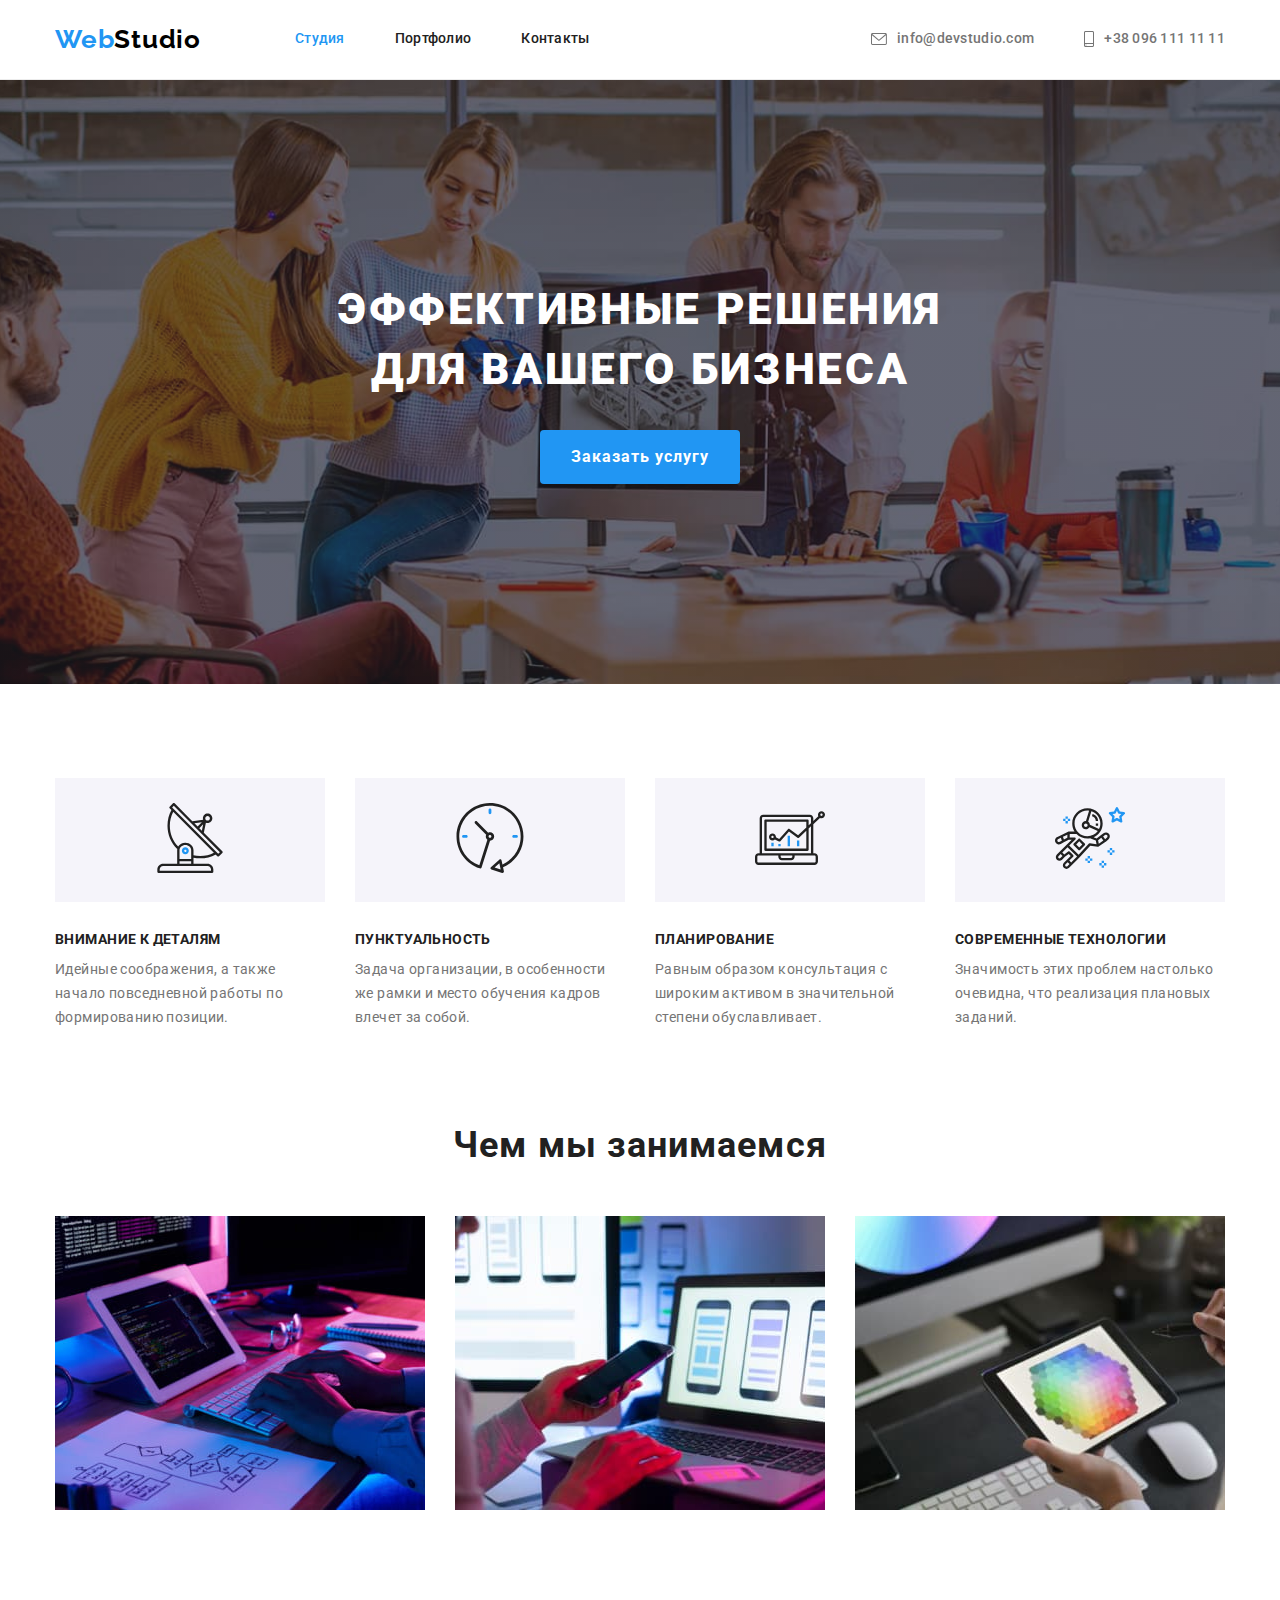
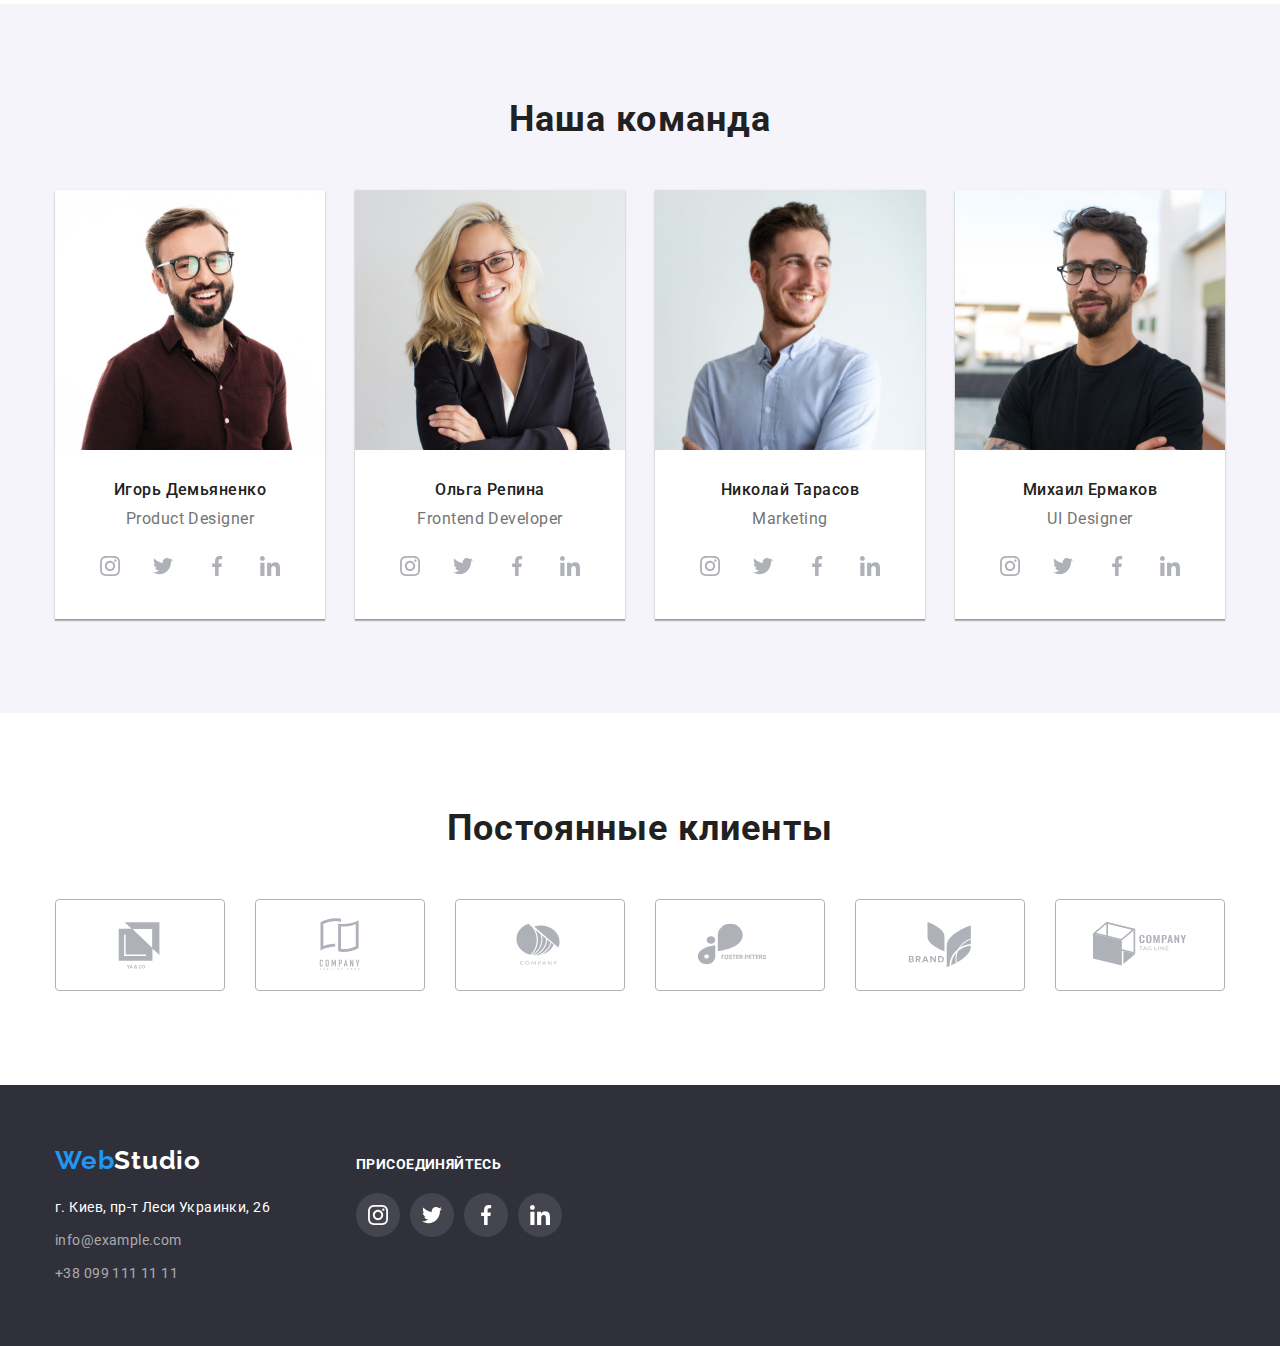
<file: index.html>
<!DOCTYPE html>
<html lang="ru">
  <head>
    <meta charset="UTF-8" />
    <meta http-equiv="X-UA-Compatible" content="IE=edge" />
    <meta name="viewport" content="width=device-width, initial-scale=1.0" />
    <title>Studio-Main</title>
    <!-- Google Fonts -->
    <link rel="preconnect" href="https://fonts.googleapis.com" />
    <link rel="preconnect" href="https://fonts.gstatic.com" crossorigin />
    <link
      href="https://fonts.googleapis.com/css2?family=Raleway:wght@700&family=Roboto:wght@400;500;700;900&display=swap"
      rel="stylesheet"
    />
    <!-- Modern Normalize -->
    <link
      rel="stylesheet"
      href="https://cdn.jsdelivr.net/npm/modern-normalize@1.1.0/modern-normalize.min.css"
    />
    <!-- Style css -->
    <link rel="stylesheet" href="./css/style.css" />
  </head>

  <body class="main-body">
    <!-- ===HEADER=== -->
    <header class="header">
      <div class="hdr-container container">
        <a id="WebStudio" href="#WebStudio" lang="en" class="logo link">
          Web<span class="h-logo-s">Studio</span>
        </a>
        <nav class="navigation">
          <ul class="nav-list hdr-container list">
            <li class="nav-list-item">
              <a class="nav-list-link current link" href="./index.html"
                >Студия</a
              >
            </li>
            <li class="nav-list-item">
              <a class="nav-list-link link" href="./portfolio.html"
                >Портфолио</a
              >
            </li>
            <li class="nav-list-item">
              <a class="nav-list-link link" href="./contacts.html">Контакты</a>
            </li>
          </ul>
        </nav>
        <ul class="header-contacts hdr-container list">
          <li class="header-contacts-list">
            <a class="contacts-list-link link" href="mailto:info@devstudio.com">
              <svg class="header-icon" width="16" height="12">
                <use href="./images/icons.svg#envelope"></use>
              </svg>
              info@devstudio.com
            </a>
          </li>
          <li class="header-contacts-list">
            <a class="contacts-list-link link" href="tel:+380961111111">
              <svg class="header-icon" width="10" height="16">
                <use href="./images/icons.svg#smartphone"></use>
              </svg>
              +38 096 111 11 11
            </a>
          </li>
        </ul>
      </div>
    </header>

    <!-- ===MAIN=== -->
    <main class="main">
      <!-- MAIN - SECTION-1 "hero" -->
      <section class="hero">
        <h1 class="hero-title">
          Эффективные решения <br />
          для вашего бизнеса
        </h1>
        <button class="hero-btn" type="button">Заказать услугу</button>
      </section>

      <!-- MAIN - SECTION-2 "activity" (DIV-1, DIV-2) -->
      <section class="activity section">
        <!--Характерные черты компании-->
        <!-- DIV-1 - "description" -->
        <div class="description container">
          <h2 class="desc-title visually-hidden">Преимущества</h2>
          <ul class="desc-list list">
            <li class="desc-list-item">
              <div class="desc-wrapper-icon">
                <svg class="desc-icon">
                  <use href="./images/icons.svg#antenna"></use>
                </svg>
              </div>
              <h3 class="desc-item-title">Внимание к деталям</h3>
              <p class="desc-item-text">
                Идейные соображения, а также начало повседневной работы по
                формированию позиции.
              </p>
            </li>
            <li class="desc-list-item">
              <div class="desc-wrapper-icon">
                <svg class="desc-icon">
                  <use href="./images/icons.svg#clock"></use>
                </svg>
              </div>
              <h3 class="desc-item-title">Пунктуальность</h3>
              <p class="desc-item-text">
                Задача организации, в особенности же рамки и место обучения
                кадров влечет за собой.
              </p>
            </li>
            <li class="desc-list-item">
              <div class="desc-wrapper-icon">
                <svg class="desc-icon">
                  <use href="./images/icons.svg#diagram"></use>
                </svg>
              </div>
              <h3 class="desc-item-title">Планирование</h3>
              <p class="desc-item-text">
                Равным образом консультация с широким активом в значительной
                степени обуславливает.
              </p>
            </li>
            <li class="desc-list-item">
              <div class="desc-wrapper-icon">
                <svg class="desc-icon">
                  <use href="./images/icons.svg#astronaut"></use>
                </svg>
              </div>
              <h3 class="desc-item-title">Современные технологии</h3>
              <p class="desc-item-text">
                Значимость этих проблем настолько очевидна, что реализация
                плановых заданий.
              </p>
            </li>
          </ul>
        </div>

        <!-- DIV-2 - "workspace" -->
        <div class="workspace container">
          <h2 class="workspace-title">Чем мы занимаемся</h2>
          <ul class="work-title-list list">
            <li class="work-list-item">
              <img
                class="work-item-img"
                src="./images/what-we-doing/box-1.jpg"
                alt="what-we-doing"
                width="370"
                height="294"
              />
            </li>
            <li class="work-list-item">
              <img
                class="work-item-img"
                src="./images/what-we-doing/box-2.jpg"
                alt="what-we-doing"
                width="370"
                height="294"
              />
            </li>
            <li class="work-list-item">
              <img
                class="work-item-img"
                src="./images/what-we-doing/box-3.jpg"
                alt="what-we-doing"
                width="370"
                height="294"
              />
            </li>
          </ul>
        </div>
      </section>

      <!-- MAIN - SECTION-3 "staff" -->
      <section class="staff section">
        <div class="staff-wrapper container">
          <h2 class="staff-title">Наша команда</h2>
          <ul class="staff-list list">
            <li class="staff-list-person">
              <img
                class="staff-person-foto"
                src="./images/our-team/1-igor.jpg"
                alt="Игорь Демьяненко"
                width="270"
                height="260"
              />
              <div class="staff-person-wrapper">
                <h3 class="staff-person-name">Игорь Демьяненко</h3>
                <p lang="en" class="staff-person-position">Product Designer</p>
                <ul class="staff-person-list">
                  <li class="staff-list-item list">
                    <a class="staff-list-link link" href="">
                      <svg class="staff-icon" width="20" height="20">
                        <use href="./images/icons.svg#instagram"></use>
                      </svg>
                    </a>
                  </li>
                  <li class="staff-list-item list">
                    <a class="staff-list-link link" href="">
                      <svg class="staff-icon" width="20" height="20">
                        <use href="./images/icons.svg#twitter"></use>
                      </svg>
                    </a>
                  </li>
                  <li class="staff-list-item list">
                    <a class="staff-list-link link" href="">
                      <svg class="staff-icon" width="20" height="20">
                        <use href="./images/icons.svg#facebook"></use>
                      </svg>
                    </a>
                  </li>
                  <li class="staff-list-item list">
                    <a class="staff-list-link link" href="">
                      <svg class="staff-icon" width="20" height="20">
                        <use href="./images/icons.svg#linkedin"></use>
                      </svg>
                    </a>
                  </li>
                </ul>
              </div>
            </li>
            <li class="staff-list-person">
              <img
                class="staff-person-foto"
                src="./images/our-team/2-olga.jpg"
                alt="Ольга Репина"
                width="270"
                height="260"
              />
              <div class="staff-person-wrapper">
                <h3 class="staff-person-name">Ольга Репина</h3>
                <p lang="en" class="staff-person-position">
                  Frontend Developer
                </p>
                <ul class="staff-person-list">
                  <li class="staff-list-item list">
                    <a class="staff-list-link link" href="">
                      <svg class="staff-icon" width="20" height="20">
                        <use href="./images/icons.svg#instagram"></use>
                      </svg>
                    </a>
                  </li>
                  <li class="staff-list-item list">
                    <a class="staff-list-link link" href="">
                      <svg class="staff-icon" width="20" height="20">
                        <use href="./images/icons.svg#twitter"></use>
                      </svg>
                    </a>
                  </li>
                  <li class="staff-list-item list">
                    <a class="staff-list-link link" href="">
                      <svg class="staff-icon" width="20" height="20">
                        <use href="./images/icons.svg#facebook"></use>
                      </svg>
                    </a>
                  </li>
                  <li class="staff-list-item list">
                    <a class="staff-list-link link" href="">
                      <svg class="staff-icon" width="20" height="20">
                        <use href="./images/icons.svg#linkedin"></use>
                      </svg>
                    </a>
                  </li>
                </ul>
              </div>
            </li>
            <li class="staff-list-person">
              <img
                class="staff-person-foto"
                src="./images/our-team/3-nikolai.jpg"
                alt="Николай Тарасов"
                width="270"
                height="260"
              />
              <div class="staff-person-wrapper">
                <h3 class="staff-person-name">Николай Тарасов</h3>
                <p lang="en" class="staff-person-position">Marketing</p>
                <ul class="staff-person-list">
                  <li class="staff-list-item list">
                    <a class="staff-list-link link" href="">
                      <svg class="staff-icon" width="20" height="20">
                        <use href="./images/icons.svg#instagram"></use>
                      </svg>
                    </a>
                  </li>
                  <li class="staff-list-item list">
                    <a class="staff-list-link link" href="">
                      <svg class="staff-icon" width="20" height="20">
                        <use href="./images/icons.svg#twitter"></use>
                      </svg>
                    </a>
                  </li>
                  <li class="staff-list-item list">
                    <a class="staff-list-link link" href="">
                      <svg class="staff-icon" width="20" height="20">
                        <use href="./images/icons.svg#facebook"></use>
                      </svg>
                    </a>
                  </li>
                  <li class="staff-list-item list">
                    <a class="staff-list-link link" href="">
                      <svg class="staff-icon" width="20" height="20">
                        <use href="./images/icons.svg#linkedin"></use>
                      </svg>
                    </a>
                  </li>
                </ul>
              </div>
            </li>
            <li class="staff-list-person">
              <img
                class="staff-person-foto"
                src="./images/our-team/4-michael.jpg"
                alt="Михаил Ермаков"
                width="270"
                height="260"
              />
              <div class="staff-person-wrapper">
                <h3 class="staff-person-name">Михаил Ермаков</h3>
                <p lang="en" class="staff-person-position">UI Designer</p>
                <ul class="staff-person-list">
                  <li class="staff-list-item list">
                    <a class="staff-list-link link" href="">
                      <svg class="staff-icon" width="20" height="20">
                        <use href="./images/icons.svg#instagram"></use>
                      </svg>
                    </a>
                  </li>
                  <li class="staff-list-item list">
                    <a class="staff-list-link link" href="">
                      <svg class="staff-icon" width="20" height="20">
                        <use href="./images/icons.svg#twitter"></use>
                      </svg>
                    </a>
                  </li>
                  <li class="staff-list-item list">
                    <a class="staff-list-link link" href="">
                      <svg class="staff-icon" width="20" height="20">
                        <use href="./images/icons.svg#facebook"></use>
                      </svg>
                    </a>
                  </li>
                  <li class="staff-list-item list">
                    <a class="staff-list-link link" href="">
                      <svg class="staff-icon" width="20" height="20">
                        <use href="./images/icons.svg#linkedin"></use>
                      </svg>
                    </a>
                  </li>
                </ul>
              </div>
            </li>
          </ul>
        </div>
      </section>

      <!-- MAIN - SECTION-4 "clients" -->
      <section class="clients section">
        <div class="clients-wrapper container">
          <h2 class="clients-title">Постоянные клиенты</h2>
          <ul class="clients-list list">
            <li class="client-list-item">
              <a class="client-item-link link" href="#company-1">
                <svg class="client-icon" width="106" height="60">
                  <use href="./images/icons.svg#client-logo-1"></use>
                </svg>
              </a>
            </li>
            <li class="client-list-item">
              <a class="client-item-link link" href="#company-2">
                <svg class="client-icon" width="106" height="60">
                  <use href="./images/icons.svg#client-logo-2"></use>
                </svg>
              </a>
            </li>
            <li class="client-list-item">
              <a class="client-item-link link" href="#company-3">
                <svg class="client-icon" width="106" height="60">
                  <use href="./images/icons.svg#client-logo-3"></use>
                </svg>
              </a>
            </li>
            <li class="client-list-item">
              <a class="client-item-link link" href="#company-4">
                <svg class="client-icon" width="106" height="60">
                  <use href="./images/icons.svg#client-logo-4"></use>
                </svg>
              </a>
            </li>
            <li class="client-list-item">
              <a class="client-item-link link" href="#company-5">
                <svg class="client-icon" width="106" height="60">
                  <use href="./images/icons.svg#client-logo-5"></use>
                </svg>
              </a>
            </li>
            <li class="client-list-item">
              <a class="client-item-link link" href="#company-6">
                <svg class="client-icon" width="106" height="60">
                  <use href="./images/icons.svg#client-logo-6"></use>
                </svg>
              </a>
            </li>
          </ul>
        </div>
      </section>
    </main>

    <!-- ===FOOTER=== -->
    <footer class="footer">
      <div class="footer-wrapper container">
        <!-- DIV-1 - "footer-contacts" -->
        <div class="footer-contacts">
          <a href="#WebStudio" lang="en" class="logo link">
            Web<span class="f-logo-s">Studio</span>
          </a>
          <ul class="footer-list list">
            <li class="footer-list-item">
              <address class="address">
                <a
                  class="address-link link"
                  href="https://goo.gl/maps/XaURiA1SZvXJjhPf8"
                  target="_blank"
                  rel="noopener noreferrer"
                  >г. Киев, пр-т Леси Украинки, 26
                </a>
              </address>
            </li>
            <li class="footer-list-item">
              <a
                class="footer-list-item-link link"
                href="mailto:info@example.com"
                target="_blank"
                rel="noopener noreferrer"
                >info@example.com
              </a>
            </li>
            <li class="footer-list-item">
              <a
                class="footer-list-item-link link"
                href="tel:+380991111111"
                target="_blank"
                rel="noopener noreferrer"
                >+38 099 111 11 11
              </a>
            </li>
          </ul>
        </div>

        <!-- DIV-2 - "footer-icons" -->
        <div class="footer-join">
          <h3 class="footer-join-title">Присоединяйтесь</h3>
          <ul class="footer-join-list">
            <li class="join-list-item list">
              <a class="join-list-link link" href="#instagram">
                <svg class="join-icon" width="20" height="20">
                  <use href="./images/icons.svg#instagram"></use>
                </svg>
              </a>
            </li>
            <li class="join-list-item list">
              <a class="join-list-link link" href="#twitter">
                <svg class="join-icon" width="20" height="20">
                  <use href="./images/icons.svg#twitter"></use>
                </svg>
              </a>
            </li>
            <li class="join-list-item list">
              <a class="join-list-link link" href="#facebook">
                <svg class="join-icon" width="20" height="20">
                  <use href="./images/icons.svg#facebook"></use>
                </svg>
              </a>
            </li>
            <li class="join-list-item list">
              <a class="join-list-link link" href="#linkedin">
                <svg class="join-icon" width="20" height="20">
                  <use href="./images/icons.svg#linkedin"></use>
                </svg>
              </a>
            </li>
          </ul>
        </div>
      </div>
    </footer>
  </body>
</html>
</file>
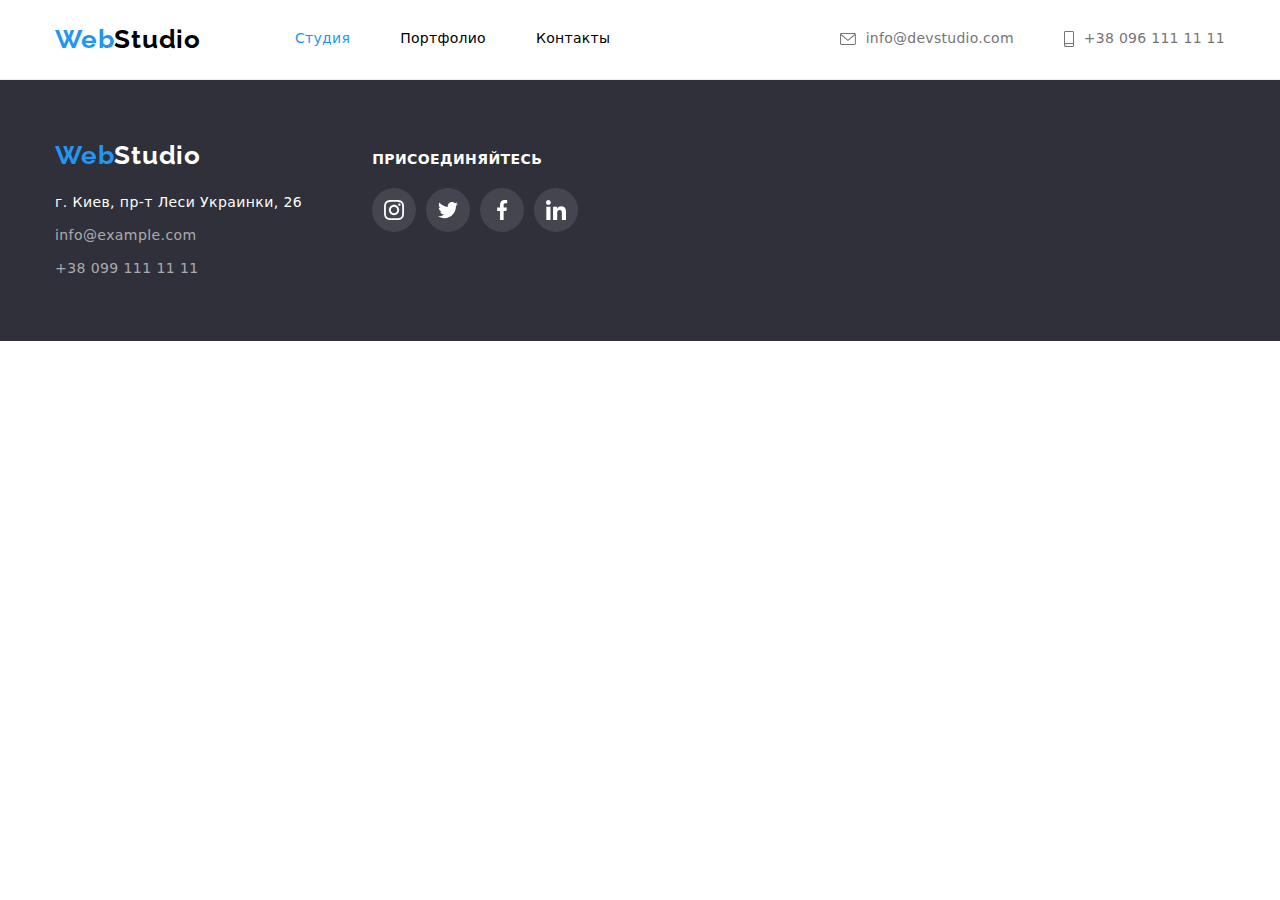
<file: contacts.html>
<!DOCTYPE html>
<html lang="ru">
  <head>
    <meta charset="UTF-8" />
    <meta http-equiv="X-UA-Compatible" content="IE=edge" />
    <meta name="viewport" content="width=device-width, initial-scale=1.0" />
    <title>Studio-Main</title>
    <!-- Google Fonts -->
    <link rel="preconnect" href="https://fonts.googleapis.com" />
    <link rel="preconnect" href="https://fonts.gstatic.com" crossorigin />
    <link
      href="https://fonts.googleapis.com/css2?family=Raleway:wght@700&family=Roboto:wght@400;500;700;900&display=swap"
      rel="stylesheet"
    />
    <!-- Modern Normalize -->
    <link
      rel="stylesheet"
      href="https://cdn.jsdelivr.net/npm/modern-normalize@1.1.0/modern-normalize.min.css"
    />
    <!-- Style css -->
    <link rel="stylesheet" href="./css/style.css" />
  </head>
  <body>
    <!-- ===HEADER=== -->
    <header class="header">
      <div class="hdr-container container">
        <a id="WebStudio" href="#WebStudio" lang="en" class="logo link">
          Web<span class="h-logo-s">Studio</span>
        </a>
        <nav class="navigation">
          <ul class="nav-list hdr-container list">
            <li class="nav-list-item">
              <a class="nav-list-link current link" href="./index.html"
                >Студия</a
              >
            </li>
            <li class="nav-list-item">
              <a class="nav-list-link link" href="./portfolio.html"
                >Портфолио</a
              >
            </li>
            <li class="nav-list-item">
              <a class="nav-list-link link" href="./contacts.html">Контакты</a>
            </li>
          </ul>
        </nav>
        <ul class="header-contacts hdr-container list">
          <li class="header-contacts-list">
            <a class="contacts-list-link link" href="mailto:info@devstudio.com">
              <svg class="header-icon" width="16" height="12">
                <use href="./images/icons.svg#envelope"></use>
              </svg>
              info@devstudio.com
            </a>
          </li>
          <li class="header-contacts-list">
            <a class="contacts-list-link link" href="tel:+380961111111">
              <svg class="header-icon" width="10" height="16">
                <use href="./images/icons.svg#smartphone"></use>
              </svg>
              +38 096 111 11 11
            </a>
          </li>
        </ul>
      </div>
    </header>

    <main></main>

    <!-- ===FOOTER=== -->
    <footer class="footer">
      <div class="footer-wrapper container">
        <!-- DIV-1 - "footer-contacts" -->
        <div class="footer-contacts">
          <a href="#WebStudio" lang="en" class="logo link">
            Web<span class="f-logo-s">Studio</span>
          </a>
          <ul class="footer-list list">
            <li class="footer-list-item">
              <address class="address">
                <a
                  class="address-link link"
                  href="https://goo.gl/maps/XaURiA1SZvXJjhPf8"
                  target="_blank"
                  rel="noopener noreferrer"
                  >г. Киев, пр-т Леси Украинки, 26
                </a>
              </address>
            </li>
            <li class="footer-list-item">
              <a
                class="footer-list-item-link link"
                href="mailto:info@example.com"
                target="_blank"
                rel="noopener noreferrer"
                >info@example.com
              </a>
            </li>
            <li class="footer-list-item">
              <a
                class="footer-list-item-link link"
                href="tel:+380991111111"
                target="_blank"
                rel="noopener noreferrer"
                >+38 099 111 11 11
              </a>
            </li>
          </ul>
        </div>

        <!-- DIV-2 - "footer-icons" -->
        <div class="footer-join">
          <h3 class="footer-join-title">Присоединяйтесь</h3>
          <ul class="footer-join-list">
            <li class="join-list-item list">
              <a class="join-list-link link" href="#instagram">
                <svg class="join-icon" width="20" height="20">
                  <use href="./images/icons.svg#instagram"></use>
                </svg>
              </a>
            </li>
            <li class="join-list-item list">
              <a class="join-list-link link" href="#twitter">
                <svg class="join-icon" width="20" height="20">
                  <use href="./images/icons.svg#twitter"></use>
                </svg>
              </a>
            </li>
            <li class="join-list-item list">
              <a class="join-list-link link" href="#facebook">
                <svg class="join-icon" width="20" height="20">
                  <use href="./images/icons.svg#facebook"></use>
                </svg>
              </a>
            </li>
            <li class="join-list-item list">
              <a class="join-list-link link" href="#linkedin">
                <svg class="join-icon" width="20" height="20">
                  <use href="./images/icons.svg#linkedin"></use>
                </svg>
              </a>
            </li>
          </ul>
        </div>
      </div>
    </footer>
  </body>
</html>
</file>
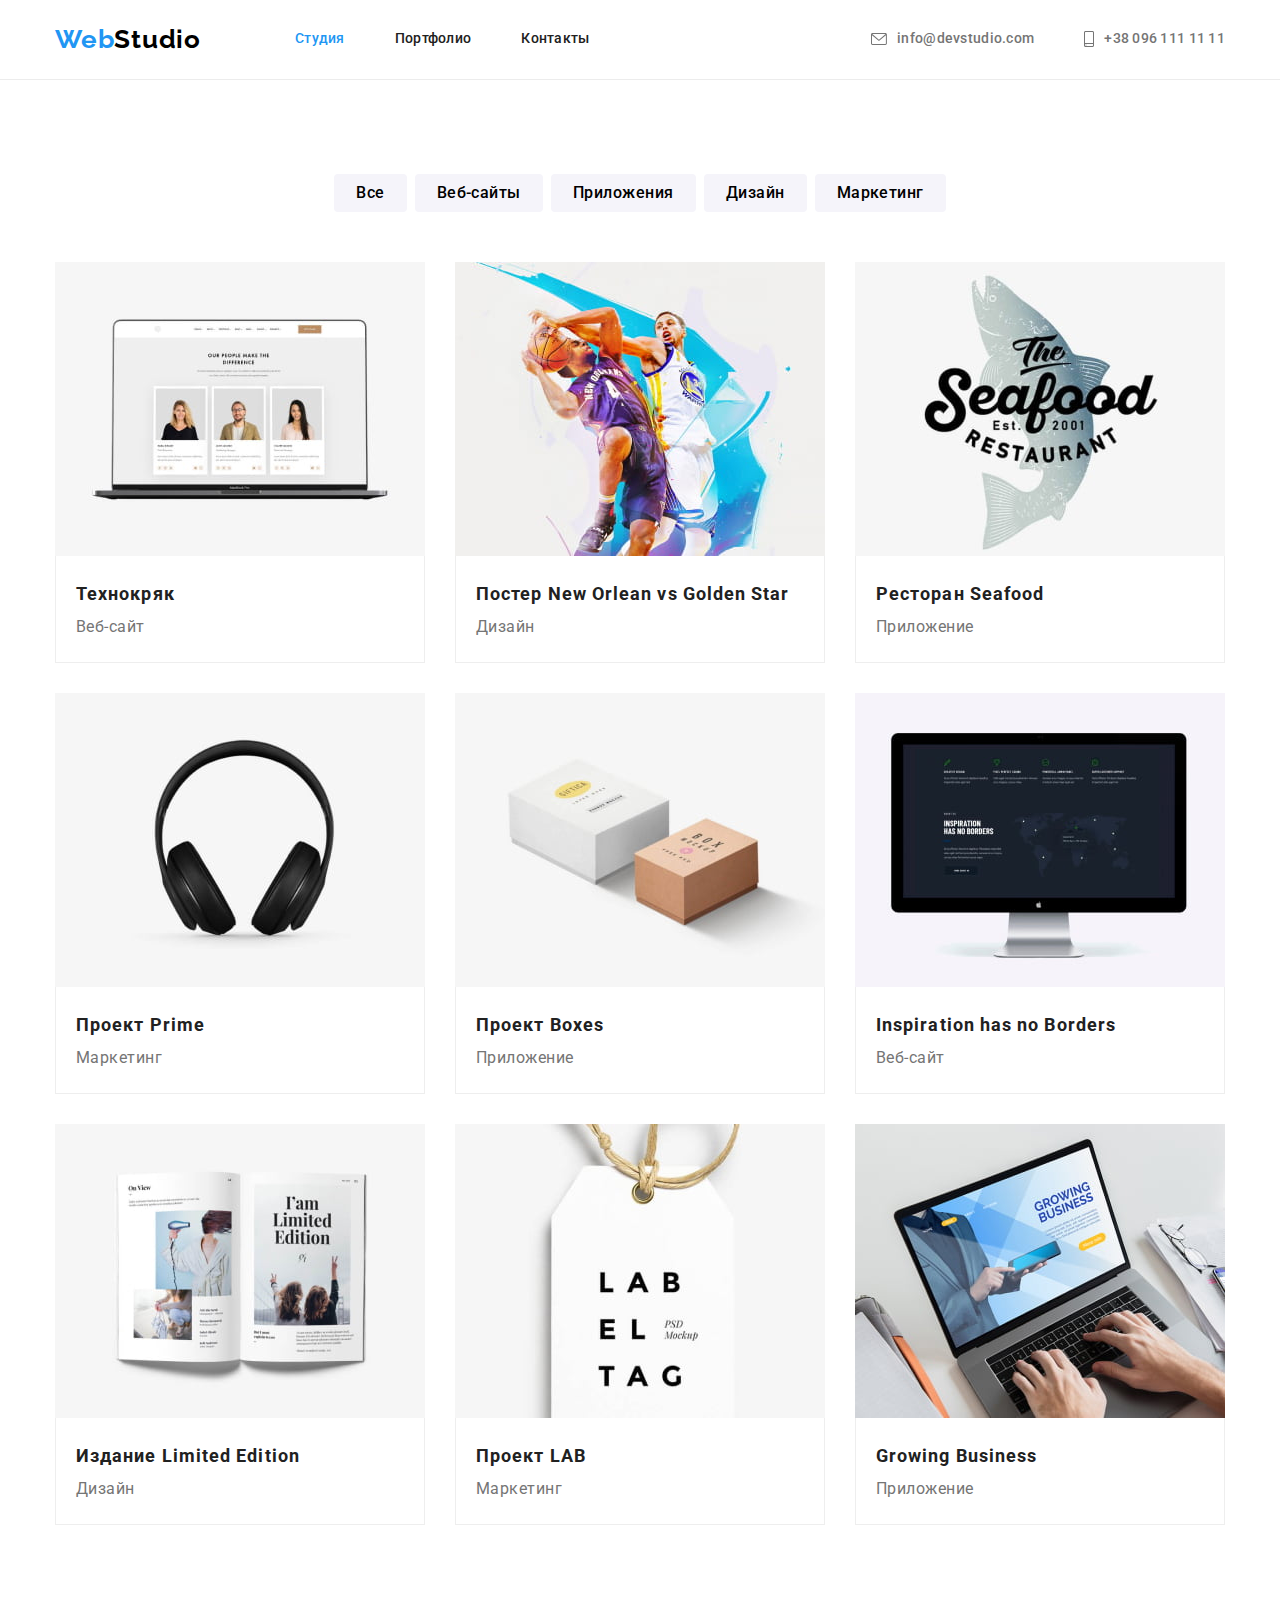
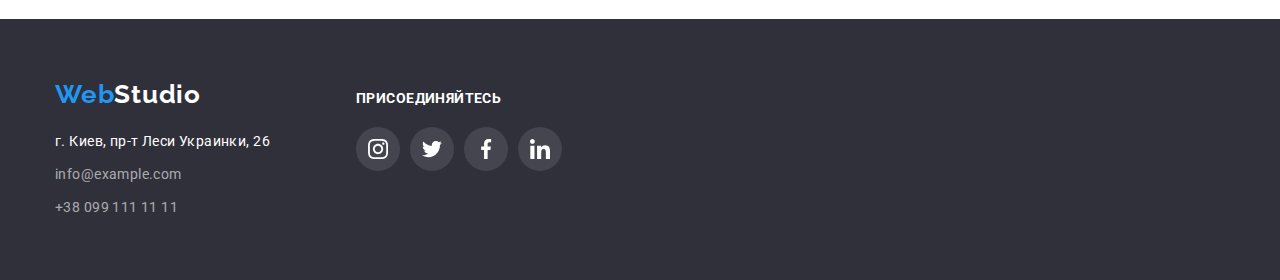
<file: portfolio.html>
<!DOCTYPE html>
<html lang="ru">
  <head>
    <meta charset="UTF-8" />
    <meta http-equiv="X-UA-Compatible" content="IE=edge" />
    <meta name="viewport" content="width=device-width, initial-scale=1.0" />
    <title>Studio-Main</title>
    <!-- Google Fonts -->
    <link rel="preconnect" href="https://fonts.googleapis.com" />
    <link rel="preconnect" href="https://fonts.gstatic.com" crossorigin />
    <link
      href="https://fonts.googleapis.com/css2?family=Raleway:wght@700&family=Roboto:wght@400;500;700;900&display=swap"
      rel="stylesheet"
    />
    <!-- Modern Normalize -->
    <link
      rel="stylesheet"
      href="https://cdn.jsdelivr.net/npm/modern-normalize@1.1.0/modern-normalize.min.css"
    />
    <!-- Style css -->
    <link rel="stylesheet" href="./css/style.css" />
  </head>

  <body class="main-body">
    <!-- ===HEADER=== -->
    <header class="header">
      <div class="hdr-container container">
        <a id="WebStudio" href="#WebStudio" lang="en" class="logo link">
          Web<span class="h-logo-s">Studio</span>
        </a>
        <nav class="navigation">
          <ul class="nav-list hdr-container list">
            <li class="nav-list-item">
              <a class="nav-list-link current link" href="./index.html"
                >Студия</a
              >
            </li>
            <li class="nav-list-item">
              <a class="nav-list-link link" href="./portfolio.html"
                >Портфолио</a
              >
            </li>
            <li class="nav-list-item">
              <a class="nav-list-link link" href="./contacts.html">Контакты</a>
            </li>
          </ul>
        </nav>
        <ul class="header-contacts hdr-container list">
          <li class="header-contacts-list">
            <a class="contacts-list-link link" href="mailto:info@devstudio.com">
              <svg class="header-icon" width="16" height="12">
                <use href="./images/icons.svg#envelope"></use>
              </svg>
              info@devstudio.com
            </a>
          </li>
          <li class="header-contacts-list">
            <a class="contacts-list-link link" href="tel:+380961111111">
              <svg class="header-icon" width="10" height="16">
                <use href="./images/icons.svg#smartphone"></use>
              </svg>
              +38 096 111 11 11
            </a>
          </li>
        </ul>
      </div>
    </header>

    <!-- =====PORTFOLIO-MAIN (H1 + SECTION)===== -->
    <main class="port-main">
      <section class="port-projects section">
        <div class="port-wrapper container">
          <h1 class="port-prj-title visually-hidden">Projects List</h1>
          <!-- ==UL-1 "prj-type"== -->
          <ul class="port-prj-type list">
            <li class="port-type-item">
              <button class="port-item-btn" type="button">Все</button>
            </li>
            <li class="port-type-item">
              <button class="port-item-btn" type="button">Веб-сайты</button>
            </li>
            <li class="port-type-item">
              <button class="port-item-btn" type="button">Приложения</button>
            </li>
            <li class="port-type-item">
              <button class="port-item-btn" type="button">Дизайн</button>
            </li>
            <li class="port-type-item">
              <button class="port-item-btn" type="button">Маркетинг</button>
            </li>
          </ul>

          <!-- ==UL-2 "prj-list"== -->
          <ul class="port-prj-list">
            <li class="port-list-item list">
              <img
                class="port-item-img"
                src="./images/portfolio/1-technokryak.jpg"
                alt="Технокряк"
                width="370"
                height="294"
              />
              <div class="port-item-wrapper">
                <h3 class="port-item-title">Технокряк</h3>
                <p class="port-item-type">Веб-сайт</p>
              </div>
            </li>
            <li class="port-list-item list">
              <img
                class="port-item-img"
                src="./images/portfolio/2-basketball.jpg"
                alt="Постер New Orlean vs Golden Star"
                width="370"
                height="294"
              />
              <div class="port-item-wrapper">
                <h3 class="port-item-title">
                  Постер New Orlean vs Golden Star
                </h3>
                <p class="port-item-type">Дизайн</p>
              </div>
            </li>
            <li class="port-list-item list">
              <img
                class="port-item-img"
                src="./images/portfolio/3-seafood.jpg"
                alt="Ресторан Seafood"
                width="370"
                height="294"
              />
              <div class="port-item-wrapper">
                <h3 class="port-item-title">Ресторан Seafood</h3>
                <p class="port-item-type">Приложение</p>
              </div>
            </li>
            <li class="port-list-item list">
              <img
                class="port-item-img"
                src="./images/portfolio/4-prime.jpg"
                alt="Проект Prime"
                width="370"
                height="294"
              />
              <div class="port-item-wrapper">
                <h3 class="port-item-title">Проект Prime</h3>
                <p class="port-item-type">Маркетинг</p>
              </div>
            </li>
            <li class="port-list-item list">
              <img
                class="port-item-img"
                src="./images/portfolio/5-boxes.jpg"
                alt="Проект Boxes"
                width="370"
                height="294"
              />
              <div class="port-item-wrapper">
                <h3 class="port-item-title">Проект Boxes</h3>
                <p class="port-item-type">Приложение</p>
              </div>
            </li>
            <li class="port-list-item list">
              <img
                class="port-item-img"
                src="./images/portfolio/6-inspiration.jpg"
                alt="Inspiration has no Borders"
                width="370"
                height="294"
              />
              <div class="port-item-wrapper">
                <h3 class="port-item-title">Inspiration has no Borders</h3>
                <p class="port-item-type">Веб-сайт</p>
              </div>
            </li>
            <li class="port-list-item list">
              <img
                class="port-item-img"
                src="./images/portfolio/7-limited-edition.jpg"
                alt="Издание Limited Edition"
                width="370"
                height="294"
              />
              <div class="port-item-wrapper">
                <h3 class="port-item-title">Издание Limited Edition</h3>
                <p class="port-item-type">Дизайн</p>
              </div>
            </li>
            <li class="port-list-item list">
              <img
                class="port-item-img"
                src="./images/portfolio/8-lab.jpg"
                alt="Проект LAB"
                width="370"
                height="294"
              />
              <div class="port-item-wrapper">
                <h3 class="port-item-title">Проект LAB</h3>
                <p class="port-item-type">Маркетинг</p>
              </div>
            </li>
            <li class="port-list-item list">
              <img
                class="port-item-img"
                src="./images/portfolio/9-growing-business.jpg"
                alt="Growing Business"
                width="370"
                height="294"
              />
              <div class="port-item-wrapper">
                <h3 class="port-item-title">Growing Business</h3>
                <p class="port-item-type">Приложение</p>
              </div>
            </li>
          </ul>
        </div>
      </section>
    </main>
    <!-- =====PORTFOLIO-MAIN END (H1 + SECTION)===== -->

    <!-- ===FOOTER=== -->
    <footer class="footer">
      <div class="footer-wrapper container">
        <!-- DIV-1 - "footer-contacts" -->
        <div class="footer-contacts">
          <a href="#WebStudio" lang="en" class="logo link">
            Web<span class="f-logo-s">Studio</span>
          </a>
          <ul class="footer-list list">
            <li class="footer-list-item">
              <address class="address">
                <a
                  class="address-link link"
                  href="https://goo.gl/maps/XaURiA1SZvXJjhPf8"
                  target="_blank"
                  rel="noopener noreferrer"
                  >г. Киев, пр-т Леси Украинки, 26
                </a>
              </address>
            </li>
            <li class="footer-list-item">
              <a
                class="footer-list-item-link link"
                href="mailto:info@example.com"
                target="_blank"
                rel="noopener noreferrer"
                >info@example.com
              </a>
            </li>
            <li class="footer-list-item">
              <a
                class="footer-list-item-link link"
                href="tel:+380991111111"
                target="_blank"
                rel="noopener noreferrer"
                >+38 099 111 11 11
              </a>
            </li>
          </ul>
        </div>

        <!-- DIV-2 - "footer-icons" -->
        <div class="footer-join">
          <h3 class="footer-join-title">Присоединяйтесь</h3>
          <ul class="footer-join-list">
            <li class="join-list-item list">
              <a class="join-list-link link" href="#instagram">
                <svg class="join-icon" width="20" height="20">
                  <use href="./images/icons.svg#instagram"></use>
                </svg>
              </a>
            </li>
            <li class="join-list-item list">
              <a class="join-list-link link" href="#twitter">
                <svg class="join-icon" width="20" height="20">
                  <use href="./images/icons.svg#twitter"></use>
                </svg>
              </a>
            </li>
            <li class="join-list-item list">
              <a class="join-list-link link" href="#facebook">
                <svg class="join-icon" width="20" height="20">
                  <use href="./images/icons.svg#facebook"></use>
                </svg>
              </a>
            </li>
            <li class="join-list-item list">
              <a class="join-list-link link" href="#linkedin">
                <svg class="join-icon" width="20" height="20">
                  <use href="./images/icons.svg#linkedin"></use>
                </svg>
              </a>
            </li>
          </ul>
        </div>
      </div>
    </footer>
  </body>
</html>
</file>
<file: css/style.css>
/* css rules to specify families
font-family: 'Raleway', sans-serif;
font-family: 'Roboto', sans-serif; */

:root {
  --accent-color: #2196f3;
  --main-text-color: #212121;
  --secondary-text-color: #757575;
  --header-logo-sec-color: #000000;
  --header-border-btm-cl: #ececec;
  --background-color-light: #ffffff;
  --secondary-bg-color-light: #f5f4fa;
  --secondary-bg-color-dark: #2f303a;
  --hero-bg-color: #c4c4c4;
  --hero-btn-hover-color: #188ce8;
  --hero-text-color: #ffffff;
  --icon-color: #afb1b8;
  --portfolio-btn-active-color: #ffffff;
  --border-color: #eeeeee;
  --adress-color: #ffffff;
  --footer-logo-sec-color: #ffffff;
  --footer-link-color: rgba(255, 255, 255, 0.6);
  --footer-link-bg: rgba(255, 255, 255, 0.1);
}

h1,
h2,
h3,
h4,
h5,
h6,
p {
  margin-top: 0;
  margin-bottom: 0;
}
ul,
ol {
  margin-top: 0;
  margin-bottom: 0;
  padding-left: 0;
}
img {
  display: block;
  max-width: 100%;
  height: auto;
}

.visually-hidden {
  /* Main - Характерные черты компании */
  /* Portfolio - Projects List */
  position: absolute;
  width: 1px;
  height: 1px;
  margin: -1px;
  padding: 0;
  overflow: hidden;
  border: 0;
  clip: rect(0 0 0 0);
}
.list {
  list-style: none;
}
.link {
  text-decoration: none;
}
.section {
  padding-top: 94px;
  padding-bottom: 94px;
}
.container {
  width: 1200px;
  margin-left: auto;
  margin-right: auto;
  padding-left: 15px;
  padding-right: 15px;
}

/* .outline {
  outline: 2px solid tomato;
} */
/* === START COMPONENTS=== */

.logo {
  /* Logo used to header and footer */
  font-family: "Raleway", sans-serif;
  font-weight: 700;
  font-size: 26px;
  line-height: 1.19;
  letter-spacing: 0.03em;
  color: var(--accent-color);
}
.h-logo-s {
  color: var(--header-logo-sec-color);
}
.navigation,
.header-contacts-list {
  font-weight: 500;
  font-size: 14px;
  line-height: 1.14;
  letter-spacing: 0.02em;
}
/* === END COMPONENTS=== */

.main-body {
  font-family: "Roboto", sans-serif;
  color: var(--main-text-color);
}

/* ===HEADER=== */
.header {
  border-bottom: 1px solid var(--header-border-btm-cl);
  padding-top: 24px;
  padding-bottom: 24px;
  background-color: var(--background-color-light);
}

.hdr-container {
  display: flex;
  align-items: center;
}
.navigation {
  margin-left: 94px;
}
.nav-list {
}
.nav-list-item:not(:first-child) {
  margin-left: 50px;
}
.nav-list-link {
  color: inherit;
}
.nav-list-link:hover,
.nav-list-link:focus {
  color: var(--accent-color);
}
.nav-list .nav-list-link.current {
  color: var(--accent-color);
}

.header-contacts {
  margin-left: auto;
}
.header-contacts-list:not(:first-child) {
  margin-left: 50px;
}

.contacts-list-link {
  display: flex;
  align-items: center;
  color: var(--secondary-text-color);
}
.contacts-list-link:hover,
.contacts-list-link:focus {
  color: var(--accent-color);
}
.header-icon {
  fill: var(--secondary-text-color);
  margin-right: 10px;
}
.contacts-list-link:hover .header-icon,
.contacts-list-link:focus .header-icon {
  fill: var(--accent-color);
}
/* ===HEADER END=== */

/* ===MAIN=== */
/* MAIN - SECTION-1 "hero" */
.main {
}
.hero {
  max-width: 1600px;
  background-color: var(--hero-bg-color);
  text-align: center;
  padding-top: 200px;
  padding-bottom: 200px;
  margin-left: auto;
  margin-right: auto;
  background-image: linear-gradient(
      to right,
      rgba(47, 48, 58, 0.4),
      rgba(47, 48, 58, 0.4)
    ),
    url(../images/hero/hero-bg.jpg);
  background-repeat: no-repeat;
  background-position: center;
  background-size: cover;
}
.hero-title {
  margin-bottom: 30px;
  font-weight: 900;
  font-size: 44px;
  line-height: 1.36;
  letter-spacing: 0.06em;
  text-transform: uppercase;
  color: var(--hero-text-color);
}
.hero-btn {
  background-color: var(--accent-color);
  border: 2px solid transparent;
  border-radius: 4px;
  min-width: 200px;

  padding-top: 10px;
  padding-bottom: 10px;
  padding-right: 28px;
  padding-left: 28px;

  font-weight: 700;
  font-size: 16px;
  line-height: 1.88;
  letter-spacing: 0.06em;
  cursor: pointer;
  color: var(--hero-text-color);
}
.hero-btn:hover,
.hero-btn:focus {
  background-color: var(--hero-btn-hover-color);
}

/* MAIN - SECTION-2 "activity" (DIV-1, DIV-2) */
/* DIV-1 - "description" */
.activity {
}
.description {
}
.desc-title {
}
.desc-list {
  display: flex;
}
.desc-list-item:not(:first-child) {
  margin-left: 30px;
}
.desc-list-item {
  flex-basis: calc((100% - 90px) / 4);
}
.desc-wrapper-icon {
  background: var(--secondary-bg-color-light);
  padding-top: 25px;
  padding-bottom: 25px;
  padding-right: 100px;
  padding-left: 100px;
}
.desc-icon {
  width: 70px;
  height: 70px;
  fill: var(--main-text-color);
}
.desc-item-title {
  margin-top: 30px;
  font-weight: 700;
  font-size: 14px;
  line-height: 1.14;
  letter-spacing: 0.03em;
  text-transform: uppercase;
}
.desc-item-text {
  margin-top: 10px;
  font-weight: 400;
  font-size: 14px;
  line-height: 1.71;
  letter-spacing: 0.03em;
  color: var(--secondary-text-color);
}

/* DIV-2 - "workspace" */
.workspace {
  margin-top: 94px;
}
.workspace-title {
  margin-bottom: 50px;
}
.workspace-title,
.staff-title,
.clients-title {
  font-weight: 700;
  font-size: 36px;
  line-height: 1.17;
  text-align: center;
  letter-spacing: 0.03em;
}
.work-title-list {
  display: flex;
}
.work-list-item {
  flex-basis: calc((100% - 60px) / 3);
}
.work-list-item:not(:first-child) {
  margin-left: 30px;
}
.work-item-img {
}

/* MAIN - SECTION-3 "staff" */
.staff {
  background: var(--secondary-bg-color-light);
}
.staff-wrapper {
}
.staff-title {
  margin-bottom: 50px;
}
.staff-list {
  display: flex;
}
.staff-list-person {
  background-color: var(--background-color-light);
  box-shadow: 0px 1px 3px rgba(0, 0, 0, 0.12), 0px 1px 1px rgba(0, 0, 0, 0.14),
    0px 2px 1px rgba(0, 0, 0, 0.2);
  /* border-radius: 0px 0px 4px 4px; */
  flex-basis: calc((100% - 90px) / 4);
}
.staff-list-person:not(:first-child) {
  margin-left: 30px;
}
.staff-person-foto {
}
.staff-person-wrapper {
  border: 1px solid var(--background-color-light);
  border-top: none;
  border-bottom-right-radius: 4px;
  border-bottom-right-radius: 4px;
  padding-top: 30px;
  padding-bottom: 30px;
  padding-right: 32px;
  padding-left: 32px;
}
.staff-person-name {
  margin-bottom: 10px;
  font-weight: 500;
  font-size: 16px;
  line-height: 1.19;
  text-align: center;
  letter-spacing: 0.03em;
}
.staff-person-position {
  margin-bottom: 16px;
  font-weight: 400;
  font-size: 16px;
  line-height: 1.19;
  text-align: center;
  letter-spacing: 0.03em;
  color: var(--secondary-text-color);
}
.staff-person-list {
  display: flex;
  justify-content: space-between;
}
.staff-list-item {
  max-width: 100%;
}
.staff-list-link {
  display: flex;
  align-items: center;
  justify-content: center;
  width: 44px;
  height: 44px;
  border-radius: 50%;
}
.staff-list-link:hover,
.staff-list-link:focus {
  background-color: var(--accent-color);
}
.staff-list-link:hover .staff-icon,
.staff-list-link:focus .staff-icon {
  fill: var(--adress-color);
}
.staff-icon {
  fill: var(--icon-color);
}

/* MAIN - SECTION-4 "clients" */
.clients {
}
.clients-wrapper {
}
.clients-title {
  margin-bottom: 50px;
}
.clients-list {
  display: flex;
  justify-content: space-between;
}
.client-list-item {
}
.client-item-link {
  display: flex;
  width: 170px;
  height: 92px;
  align-items: center;
  justify-content: center;

  border: 1px solid var(--icon-color);
  border-radius: 4px;
}
.client-item-link:hover,
.client-item-link:focus {
  border: 1px solid var(--accent-color);
}
.client-item-link:hover .client-icon,
.client-item-link:focus .client-icon {
  fill: var(--accent-color);
}
.client-icon {
  fill: var(--icon-color);
}

/* ===MAIN END=== */

/* =====PORTFOLIO-MAIN (H1 + SECTION)===== */
.port-main {
}

/* ====SECTION "port-projects" (UL-1 + UL-2)==== */
.port-projects {
}
.port-wrapper {
}

/* ===H1 - hidden=== */
.port-prj-title {
}

/* ==UL-1 "prj-type"== */
.port-prj-type {
  display: flex;
  justify-content: center;
  margin-bottom: 50px;
}
.port-type-item {
}
.port-type-item:not(:first-child) {
  margin-left: 8px;
}
.port-item-btn {
  background-color: var(--secondary-bg-color-light);

  border: 2px solid transparent;
  border-radius: 4px;

  padding-top: 4px;
  padding-bottom: 4px;
  padding-right: 20px;
  padding-left: 20px;

  font-family: inherit;
  font-weight: 500;
  font-size: 16px;
  line-height: 1.63;
  letter-spacing: 0.03em;
  cursor: pointer;
}
.port-item-btn:hover,
.port-item-btn:focus {
  background-color: var(--accent-color);
  color: var(--portfolio-btn-active-color);
  box-shadow: 0px 3px 1px rgba(0, 0, 0, 0.1), 0px 1px 2px rgba(0, 0, 0, 0.08),
    0px 2px 2px rgba(0, 0, 0, 0.12);
}

/* ==UL-2 "prj-list"== */
.port-prj-list {
  display: flex;
  flex-wrap: wrap;
  margin-top: -30px;
  margin-left: -30px;
}
.port-list-item {
  margin-top: 30px;
  margin-left: 30px;
  flex-basis: calc((100% - 90px) / 3);
}
.port-list-item:not(:nth-child(3n + 1)) {
  margin-left: 30px;
}
.port-list-item:hover {
  border: 1px solid #eeeeee;
  box-sizing: border-box;
  box-shadow: 0px 1px 1px rgba(0, 0, 0, 0.12), 0px 4px 4px rgba(0, 0, 0, 0.06),
    1px 4px 6px rgba(0, 0, 0, 0.16);
}
.port-item-img {
}
.port-item-wrapper {
  box-sizing: border-box;
  border: 1px solid var(--border-color);
  border-top: none;
  padding-top: 20px;
  padding-bottom: 20px;
  padding-right: 20px;
  padding-left: 20px;
}
.port-item-title {
  font-weight: 700;
  font-size: 18px;
  line-height: 2;
  letter-spacing: 0.06em;
}
.port-item-type {
  font-weight: 400;
  font-size: 16px;
  line-height: 1.88;
  letter-spacing: 0.03em;
  color: var(--secondary-text-color);
}
/* =====PORTFOLIO-MAIN END (H1 + SECTION)===== */

/* ===FOOTER=== */
.footer {
  background-color: var(--secondary-bg-color-dark);
  padding-top: 60px;
  padding-bottom: 60px;
}
.footer-wrapper {
  display: flex;
  align-items: baseline;
}
/* DIV-1 - "footer-contacts" */
.footer-contacts {
  min-width: 231px;
  margin-right: 70px;
}

.f-logo-s {
  color: var(--footer-logo-sec-color);
}
.footer-list {
  margin-top: 20px;
  font-weight: 400;
  font-size: 14px;
  line-height: 1.71;
  letter-spacing: 0.03em;
}
.footer-list-item {
}
.footer-list-item:not(:first-child) {
  margin-top: 9px;
}
.address {
  font-style: normal;
}
.address-link {
  color: var(--adress-color);
}
.address-link:hover,
.address-link:focus {
  color: var(--accent-color);
}
.footer-list-item-link {
  color: var(--footer-link-color);
}
.footer-list-item-link:hover,
.footer-list-item-link:focus {
  color: var(--accent-color);
}

/* DIV-2 - "footer-icons" */
.footer-join {
  min-width: 206px;
}
.footer-join-title {
  font-weight: 700;
  font-size: 14px;
  line-height: 1.14;
  letter-spacing: 0.03em;
  text-transform: uppercase;
  color: var(--adress-color);
}
.footer-join-list {
  display: flex;
  margin-top: 20px;
  justify-content: space-between;
}
.join-list-item {
}
.join-list-link {
  display: flex;
  align-items: center;
  justify-content: center;
  width: 44px;
  height: 44px;
  border-radius: 50%;
  background: var(--footer-link-bg);
}
.join-list-link:hover,
.join-list-link:focus {
  background-color: var(--accent-color);
}
.join-icon {
  fill: var(--adress-color);
}
/* ===FOOTER END=== */
</file>
